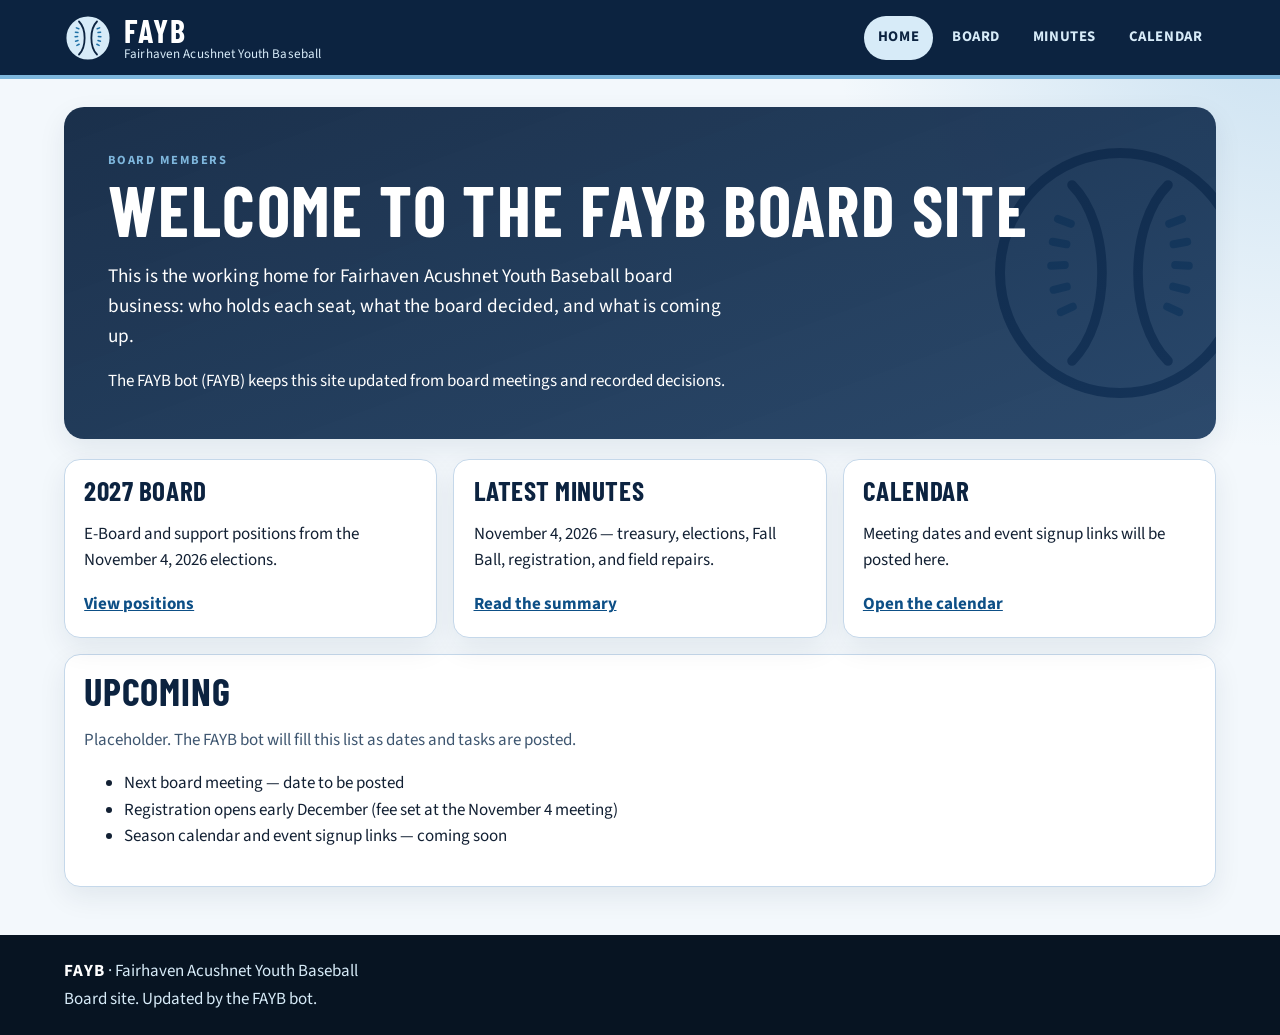
<file: index.html>
<!DOCTYPE html>
<html lang="en">
<head>
  <meta charset="utf-8">
  <meta name="viewport" content="width=device-width, initial-scale=1">
  <title>Home · FAYB Board</title>
  <meta name="description" content="Fairhaven Acushnet Youth Baseball board site for positions, meeting minutes, and the season calendar.">
  <meta name="theme-color" content="#0c2340">
  <link rel="icon" href="/favicon.svg" type="image/svg+xml">
  <link rel="preconnect" href="https://fonts.googleapis.com">
  <link rel="preconnect" href="https://fonts.gstatic.com" crossorigin>
  <link href="https://fonts.googleapis.com/css2?family=Barlow+Condensed:wght@600;700&family=Source+Sans+3:wght@400;600;700&display=swap" rel="stylesheet">
  <link rel="stylesheet" href="/css/styles.css">
</head>
<body>
  <a class="skip" href="#content">Skip to content</a>
  <header class="site-header">
    <div class="header-inner">
      <a class="brand" href="/">
        <img class="mark" src="/favicon.svg" alt="" width="48" height="48">
        <span class="brand-text">
          <span class="brand-name">FAYB</span>
          <span class="brand-sub">Fairhaven Acushnet Youth Baseball</span>
        </span>
      </a>
      <nav class="nav" aria-label="Primary">
        <a href="/" aria-current="page">Home</a>
        <a href="/board/">Board</a>
        <a href="/minutes/">Minutes</a>
        <a href="/calendar/">Calendar</a>
      </nav>
    </div>
  </header>
  <main id="content">
    <div class="wrap">
      <section class="hero">
        <p class="eyebrow">Board members</p>
        <h1>Welcome to the FAYB board site</h1>
        <p class="lede">This is the working home for Fairhaven Acushnet Youth Baseball board business: who holds each seat, what the board decided, and what is coming up.</p>
        <p>The FAYB bot (FAYB) keeps this site updated from board meetings and recorded decisions.</p>
      </section>
      <div class="stack cards">
        <article class="card">
          <h2>2027 board</h2>
          <p>E-Board and support positions from the November 4, 2026 elections.</p>
          <p><a href="/board/">View positions</a></p>
        </article>
        <article class="card">
          <h2>Latest minutes</h2>
          <p>November 4, 2026 — treasury, elections, Fall Ball, registration, and field repairs.</p>
          <p><a href="/minutes/">Read the summary</a></p>
        </article>
        <article class="card">
          <h2>Calendar</h2>
          <p>Meeting dates and event signup links will be posted here.</p>
          <p><a href="/calendar/">Open the calendar</a></p>
        </article>
      </div>
      <section class="panel stack-top">
        <h2>Upcoming</h2>
        <p class="muted">Placeholder. The FAYB bot will fill this list as dates and tasks are posted.</p>
        <ul>
          <li>Next board meeting — date to be posted</li>
          <li>Registration opens early December (fee set at the November 4 meeting)</li>
          <li>Season calendar and event signup links — coming soon</li>
        </ul>
      </section>
    </div>
  </main>
  <footer class="site-footer">
    <div class="wrap">
      <p><strong>FAYB</strong> · Fairhaven Acushnet Youth Baseball</p>
      <p>Board site. Updated by the FAYB bot.</p>
    </div>
  </footer>
</body>
</html>
</file>
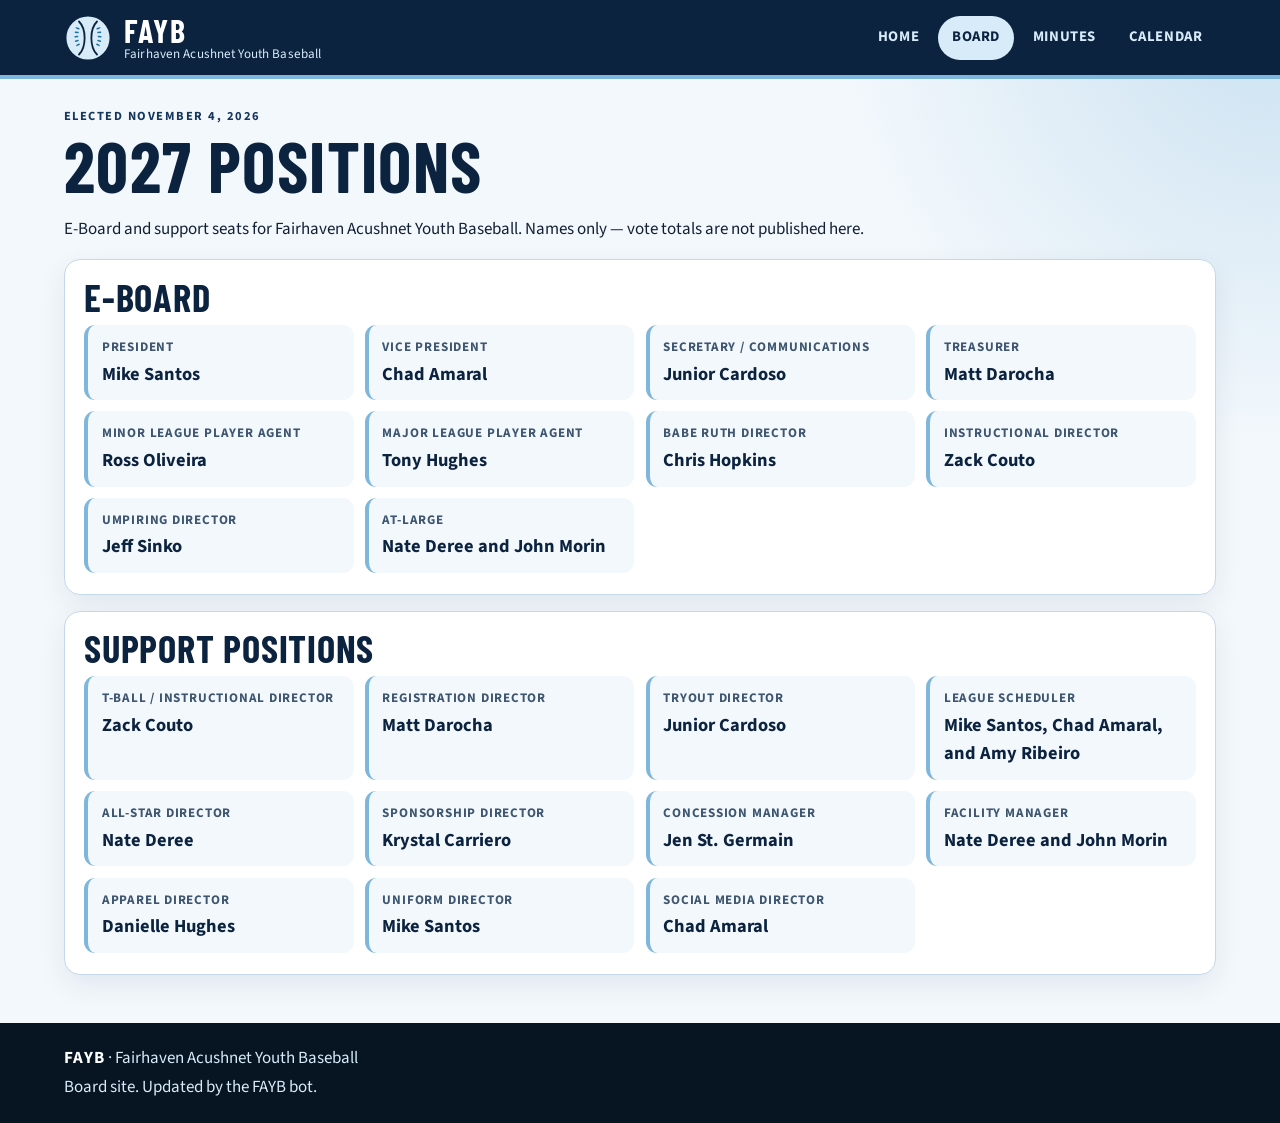
<file: board/index.html>
<!DOCTYPE html>
<html lang="en">
<head>
  <meta charset="utf-8">
  <meta name="viewport" content="width=device-width, initial-scale=1">
  <title>Board · FAYB Board</title>
  <meta name="description" content="2027 FAYB E-Board and support positions for Fairhaven Acushnet Youth Baseball.">
  <meta name="theme-color" content="#0c2340">
  <link rel="icon" href="/favicon.svg" type="image/svg+xml">
  <link rel="preconnect" href="https://fonts.googleapis.com">
  <link rel="preconnect" href="https://fonts.gstatic.com" crossorigin>
  <link href="https://fonts.googleapis.com/css2?family=Barlow+Condensed:wght@600;700&family=Source+Sans+3:wght@400;600;700&display=swap" rel="stylesheet">
  <link rel="stylesheet" href="/css/styles.css">
</head>
<body>
  <a class="skip" href="#content">Skip to content</a>
  <header class="site-header">
    <div class="header-inner">
      <a class="brand" href="/">
        <img class="mark" src="/favicon.svg" alt="" width="48" height="48">
        <span class="brand-text">
          <span class="brand-name">FAYB</span>
          <span class="brand-sub">Fairhaven Acushnet Youth Baseball</span>
        </span>
      </a>
      <nav class="nav" aria-label="Primary">
        <a href="/">Home</a>
        <a href="/board/" aria-current="page">Board</a>
        <a href="/minutes/">Minutes</a>
        <a href="/calendar/">Calendar</a>
      </nav>
    </div>
  </header>
  <main id="content">
    <div class="wrap">
      <header class="page-head">
        <p class="kicker">Elected November 4, 2026</p>
        <h1>2027 positions</h1>
        <p>E-Board and support seats for Fairhaven Acushnet Youth Baseball. Names only — vote totals are not published here.</p>
      </header>

      <section class="roster-block" aria-labelledby="eboard">
        <h2 id="eboard">E-Board</h2>
        <ul class="roster">
          <li>
            <span class="role">President</span>
            <span class="name">Mike Santos</span>
          </li>
          <li>
            <span class="role">Vice President</span>
            <span class="name">Chad Amaral</span>
          </li>
          <li>
            <span class="role">Secretary / Communications</span>
            <span class="name">Junior Cardoso</span>
          </li>
          <li>
            <span class="role">Treasurer</span>
            <span class="name">Matt Darocha</span>
          </li>
          <li>
            <span class="role">Minor League Player Agent</span>
            <span class="name">Ross Oliveira</span>
          </li>
          <li>
            <span class="role">Major League Player Agent</span>
            <span class="name">Tony Hughes</span>
          </li>
          <li>
            <span class="role">Babe Ruth Director</span>
            <span class="name">Chris Hopkins</span>
          </li>
          <li>
            <span class="role">Instructional Director</span>
            <span class="name">Zack Couto</span>
          </li>
          <li>
            <span class="role">Umpiring Director</span>
            <span class="name">Jeff Sinko</span>
          </li>
          <li>
            <span class="role">At-Large</span>
            <span class="name">Nate Deree and John Morin</span>
          </li>
        </ul>
      </section>

      <section class="roster-block" aria-labelledby="support">
        <h2 id="support">Support positions</h2>
        <ul class="roster">
          <li>
            <span class="role">T-Ball / Instructional Director</span>
            <span class="name">Zack Couto</span>
          </li>
          <li>
            <span class="role">Registration Director</span>
            <span class="name">Matt Darocha</span>
          </li>
          <li>
            <span class="role">Tryout Director</span>
            <span class="name">Junior Cardoso</span>
          </li>
          <li>
            <span class="role">League Scheduler</span>
            <span class="name">Mike Santos, Chad Amaral, and Amy Ribeiro</span>
          </li>
          <li>
            <span class="role">All-Star Director</span>
            <span class="name">Nate Deree</span>
          </li>
          <li>
            <span class="role">Sponsorship Director</span>
            <span class="name">Krystal Carriero</span>
          </li>
          <li>
            <span class="role">Concession Manager</span>
            <span class="name">Jen St. Germain</span>
          </li>
          <li>
            <span class="role">Facility Manager</span>
            <span class="name">Nate Deree and John Morin</span>
          </li>
          <li>
            <span class="role">Apparel Director</span>
            <span class="name">Danielle Hughes</span>
          </li>
          <li>
            <span class="role">Uniform Director</span>
            <span class="name">Mike Santos</span>
          </li>
          <li>
            <span class="role">Social Media Director</span>
            <span class="name">Chad Amaral</span>
          </li>
        </ul>
      </section>
    </div>
  </main>
  <footer class="site-footer">
    <div class="wrap">
      <p><strong>FAYB</strong> · Fairhaven Acushnet Youth Baseball</p>
      <p>Board site. Updated by the FAYB bot.</p>
    </div>
  </footer>
</body>
</html>
</file>
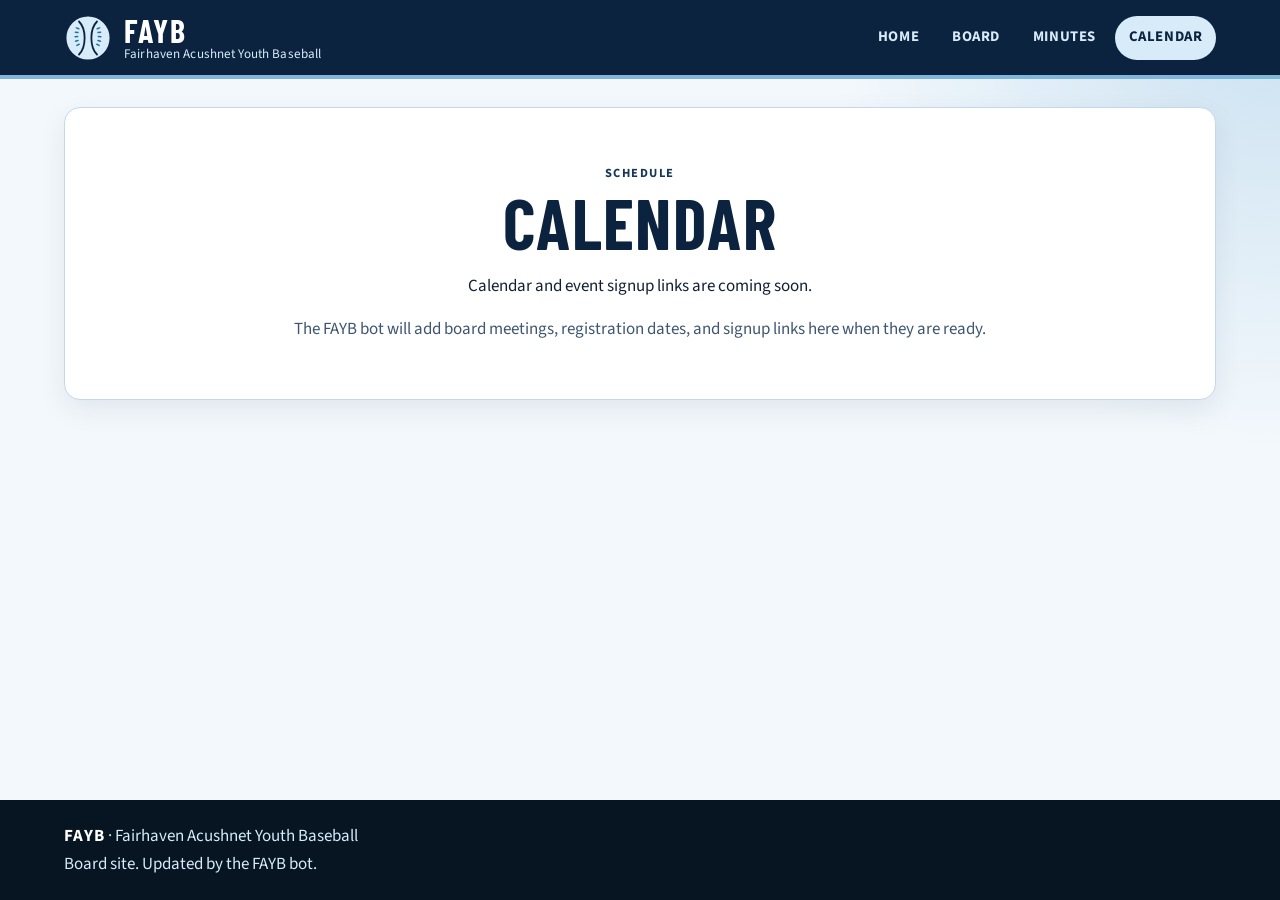
<file: calendar/index.html>
<!DOCTYPE html>
<html lang="en">
<head>
  <meta charset="utf-8">
  <meta name="viewport" content="width=device-width, initial-scale=1">
  <title>Calendar · FAYB Board</title>
  <meta name="description" content="FAYB board calendar and event signup links are coming soon.">
  <meta name="theme-color" content="#0c2340">
  <link rel="icon" href="/favicon.svg" type="image/svg+xml">
  <link rel="preconnect" href="https://fonts.googleapis.com">
  <link rel="preconnect" href="https://fonts.gstatic.com" crossorigin>
  <link href="https://fonts.googleapis.com/css2?family=Barlow+Condensed:wght@600;700&family=Source+Sans+3:wght@400;600;700&display=swap" rel="stylesheet">
  <link rel="stylesheet" href="/css/styles.css">
</head>
<body>
  <a class="skip" href="#content">Skip to content</a>
  <header class="site-header">
    <div class="header-inner">
      <a class="brand" href="/">
        <img class="mark" src="/favicon.svg" alt="" width="48" height="48">
        <span class="brand-text">
          <span class="brand-name">FAYB</span>
          <span class="brand-sub">Fairhaven Acushnet Youth Baseball</span>
        </span>
      </a>
      <nav class="nav" aria-label="Primary">
        <a href="/">Home</a>
        <a href="/board/">Board</a>
        <a href="/minutes/">Minutes</a>
        <a href="/calendar/" aria-current="page">Calendar</a>
      </nav>
    </div>
  </header>
  <main id="content">
    <div class="wrap">
      <section class="panel coming">
        <p class="kicker">Schedule</p>
        <h1>Calendar</h1>
        <p>Calendar and event signup links are coming soon.</p>
        <p class="muted">The FAYB bot will add board meetings, registration dates, and signup links here when they are ready.</p>
      </section>
    </div>
  </main>
  <footer class="site-footer">
    <div class="wrap">
      <p><strong>FAYB</strong> · Fairhaven Acushnet Youth Baseball</p>
      <p>Board site. Updated by the FAYB bot.</p>
    </div>
  </footer>
</body>
</html>
</file>
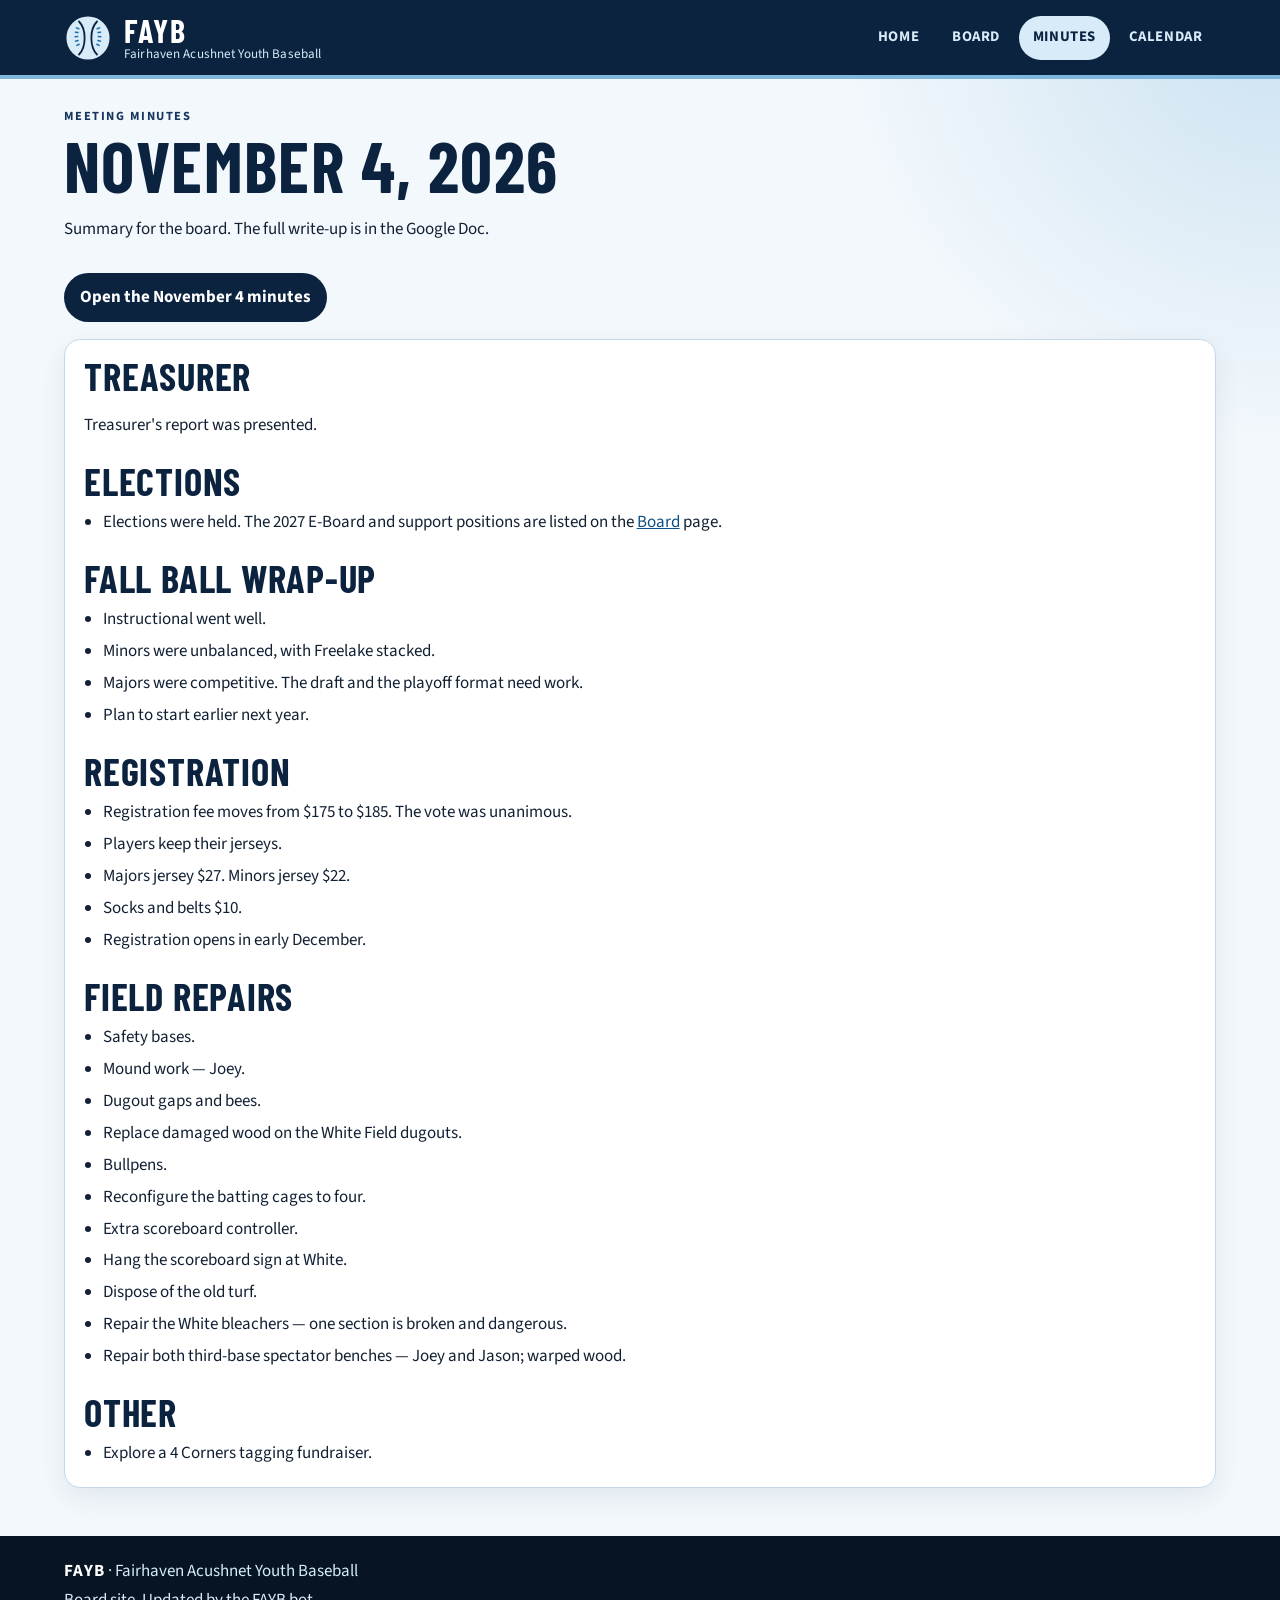
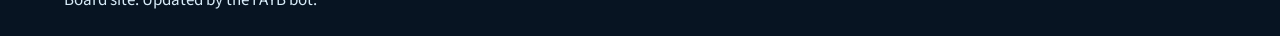
<file: minutes/index.html>
<!DOCTYPE html>
<html lang="en">
<head>
  <meta charset="utf-8">
  <meta name="viewport" content="width=device-width, initial-scale=1">
  <title>Minutes · FAYB Board</title>
  <meta name="description" content="FAYB board meeting minutes for November 4, 2026.">
  <meta name="theme-color" content="#0c2340">
  <link rel="icon" href="/favicon.svg" type="image/svg+xml">
  <link rel="preconnect" href="https://fonts.googleapis.com">
  <link rel="preconnect" href="https://fonts.gstatic.com" crossorigin>
  <link href="https://fonts.googleapis.com/css2?family=Barlow+Condensed:wght@600;700&family=Source+Sans+3:wght@400;600;700&display=swap" rel="stylesheet">
  <link rel="stylesheet" href="/css/styles.css">
</head>
<body>
  <a class="skip" href="#content">Skip to content</a>
  <header class="site-header">
    <div class="header-inner">
      <a class="brand" href="/">
        <img class="mark" src="/favicon.svg" alt="" width="48" height="48">
        <span class="brand-text">
          <span class="brand-name">FAYB</span>
          <span class="brand-sub">Fairhaven Acushnet Youth Baseball</span>
        </span>
      </a>
      <nav class="nav" aria-label="Primary">
        <a href="/">Home</a>
        <a href="/board/">Board</a>
        <a href="/minutes/" aria-current="page">Minutes</a>
        <a href="/calendar/">Calendar</a>
      </nav>
    </div>
  </header>
  <main id="content">
    <div class="wrap">
      <header class="page-head">
        <p class="kicker">Meeting minutes</p>
        <h1>November 4, 2026</h1>
        <p>Summary for the board. The full write-up is in the Google Doc.</p>
        <p>
          <a class="doc-link" href="https://docs.google.com/document/d/15LhbUimTfKCg-HLma3HNhrQfJP5vkcuaNc3ocRXcLjQ/view" target="_blank" rel="noopener noreferrer">Open the November 4 minutes</a>
        </p>
      </header>

      <article class="minutes">
        <section aria-labelledby="treasurer">
          <h2 id="treasurer">Treasurer</h2>
          <p>Treasurer's report was presented.</p>
        </section>

        <section aria-labelledby="elections">
          <h2 id="elections">Elections</h2>
          <ul>
            <li>Elections were held. The 2027 E-Board and support positions are listed on the <a href="/board/">Board</a> page.</li>
          </ul>
        </section>

        <section aria-labelledby="fall-ball">
          <h2 id="fall-ball">Fall Ball wrap-up</h2>
          <ul>
            <li>Instructional went well.</li>
            <li>Minors were unbalanced, with Freelake stacked.</li>
            <li>Majors were competitive. The draft and the playoff format need work.</li>
            <li>Plan to start earlier next year.</li>
          </ul>
        </section>

        <section aria-labelledby="registration">
          <h2 id="registration">Registration</h2>
          <ul>
            <li>Registration fee moves from $175 to $185. The vote was unanimous.</li>
            <li>Players keep their jerseys.</li>
            <li>Majors jersey $27. Minors jersey $22.</li>
            <li>Socks and belts $10.</li>
            <li>Registration opens in early December.</li>
          </ul>
        </section>

        <section aria-labelledby="fields">
          <h2 id="fields">Field repairs</h2>
          <ul>
            <li>Safety bases.</li>
            <li>Mound work — Joey.</li>
            <li>Dugout gaps and bees.</li>
            <li>Replace damaged wood on the White Field dugouts.</li>
            <li>Bullpens.</li>
            <li>Reconfigure the batting cages to four.</li>
            <li>Extra scoreboard controller.</li>
            <li>Hang the scoreboard sign at White.</li>
            <li>Dispose of the old turf.</li>
            <li>Repair the White bleachers — one section is broken and dangerous.</li>
            <li>Repair both third-base spectator benches — Joey and Jason; warped wood.</li>
          </ul>
        </section>

        <section aria-labelledby="other">
          <h2 id="other">Other</h2>
          <ul>
            <li>Explore a 4 Corners tagging fundraiser.</li>
          </ul>
        </section>
      </article>
    </div>
  </main>
  <footer class="site-footer">
    <div class="wrap">
      <p><strong>FAYB</strong> · Fairhaven Acushnet Youth Baseball</p>
      <p>Board site. Updated by the FAYB bot.</p>
    </div>
  </footer>
</body>
</html>
</file>
<file: css/styles.css>
:root {
  --navy: #0c2340;
  --navy-mid: #16365c;
  --navy-deep: #071422;
  --sky: #d7ebf8;
  --sky-deep: #7eb6dc;
  --ice: #f3f8fc;
  --white: #ffffff;
  --text: #122033;
  --muted: #3e5670;
  --line: #c5d8ea;
  --link: #0d4f86;
  --focus: #1d6fa5;
  --shadow: 0 10px 28px rgba(12, 35, 64, 0.08);
  --max: 72rem;
  --font: "Source Sans 3", "Segoe UI", Helvetica, Arial, sans-serif;
  --display: "Barlow Condensed", "Arial Narrow", Impact, sans-serif;
}

*,
*::before,
*::after {
  box-sizing: border-box;
}

html {
  scroll-behavior: smooth;
}

body {
  margin: 0;
  min-height: 100vh;
  display: flex;
  flex-direction: column;
  color: var(--text);
  background:
    radial-gradient(circle at top right, rgba(126, 182, 220, 0.35), transparent 28rem),
    var(--ice);
  font-family: var(--font);
  font-size: 1.0625rem;
  line-height: 1.55;
}

img {
  max-width: 100%;
  height: auto;
}

a {
  color: var(--link);
}

a:hover {
  color: var(--navy);
}

:focus-visible {
  outline: 3px solid var(--focus);
  outline-offset: 3px;
}

.skip {
  position: absolute;
  left: 0.75rem;
  top: -3rem;
  background: var(--white);
  color: var(--navy);
  padding: 0.5rem 0.8rem;
  z-index: 10;
}

.skip:focus {
  top: 0.75rem;
}

.site-header {
  background: var(--navy);
  color: var(--white);
  border-bottom: 4px solid var(--sky-deep);
}

.header-inner,
.wrap,
.site-footer .wrap {
  width: min(100% - 2rem, var(--max));
  margin-inline: auto;
}

.header-inner {
  display: flex;
  align-items: center;
  justify-content: space-between;
  gap: 1rem 1.5rem;
  flex-wrap: wrap;
  padding: 0.85rem 0;
}

.brand {
  display: flex;
  align-items: center;
  gap: 0.75rem;
  color: var(--white);
  text-decoration: none;
}

.brand:hover {
  color: var(--sky);
}

.mark {
  width: 3rem;
  height: 3rem;
  flex: none;
}

.brand-text {
  display: flex;
  flex-direction: column;
  line-height: 1.05;
}

.brand-name {
  font-family: var(--display);
  font-size: 2rem;
  font-weight: 700;
  letter-spacing: 0.06em;
}

.brand-sub {
  color: var(--sky);
  font-size: 0.82rem;
  letter-spacing: 0.01em;
}

.nav {
  display: flex;
  flex-wrap: wrap;
  gap: 0.35rem;
}

.nav a {
  color: var(--sky);
  text-decoration: none;
  font-weight: 700;
  letter-spacing: 0.04em;
  text-transform: uppercase;
  font-size: 0.92rem;
  padding: 0.55rem 0.85rem;
  border-radius: 999px;
  min-height: 44px;
  display: inline-flex;
  align-items: center;
}

.nav a:hover,
.nav a[aria-current="page"] {
  background: var(--sky);
  color: var(--navy);
}

main {
  flex: 1;
  padding: 1.75rem 0 3rem;
}

.hero {
  background:
    linear-gradient(160deg, rgba(12, 35, 64, 0.94), rgba(22, 54, 92, 0.9)),
    url("/favicon.svg") right -2rem center / 16rem no-repeat;
  color: var(--white);
  border-radius: 1.25rem;
  padding: clamp(1.5rem, 4vw, 2.75rem);
  box-shadow: var(--shadow);
}

.eyebrow,
.kicker {
  margin: 0 0 0.35rem;
  font-weight: 700;
  letter-spacing: 0.12em;
  text-transform: uppercase;
  font-size: 0.78rem;
}

.eyebrow {
  color: var(--sky-deep);
}

.kicker {
  color: var(--navy-mid);
}

h1,
h2,
h3 {
  font-family: var(--display);
  line-height: 0.95;
  letter-spacing: 0.02em;
  font-weight: 700;
  margin: 0 0 0.6rem;
}

h1 {
  font-size: clamp(2.6rem, 7vw, 4.4rem);
  text-transform: uppercase;
}

h2 {
  font-size: clamp(1.8rem, 4vw, 2.4rem);
  text-transform: uppercase;
  color: var(--navy);
}

h3 {
  font-size: 1.45rem;
  text-transform: uppercase;
  color: var(--navy-mid);
}

.lede {
  font-size: 1.2rem;
  max-width: 40rem;
  margin-bottom: 0.5rem;
}

.hero p:last-child {
  margin-bottom: 0;
  max-width: 42rem;
}

.panel,
.card,
.minutes,
.roster-block {
  background: var(--white);
  border: 1px solid var(--line);
  border-radius: 1rem;
  box-shadow: var(--shadow);
}

.stack {
  display: grid;
  gap: 1rem;
  margin-top: 1.25rem;
}

.stack-top {
  margin-top: 1rem;
}

.cards {
  display: grid;
  grid-template-columns: repeat(auto-fit, minmax(15rem, 1fr));
  gap: 1rem;
}

.card,
.panel,
.minutes {
  padding: 1.15rem 1.2rem 1.25rem;
}

.card h2 {
  font-size: 1.7rem;
}

.card p:last-child,
.panel p:last-child {
  margin-bottom: 0;
}

.card a,
.text-link {
  font-weight: 700;
}

.muted {
  color: var(--muted);
}

.roster-block {
  padding: 1.15rem 1.2rem 1.3rem;
}

.roster-block + .roster-block {
  margin-top: 1rem;
}

.roster {
  list-style: none;
  margin: 0;
  padding: 0;
  display: grid;
  grid-template-columns: repeat(auto-fit, minmax(16.5rem, 1fr));
  gap: 0.7rem;
}

.roster li {
  display: flex;
  flex-direction: column;
  gap: 0.15rem;
  background: var(--ice);
  border-left: 4px solid var(--sky-deep);
  border-radius: 0.7rem;
  padding: 0.75rem 0.85rem;
  min-height: 4.4rem;
}

.role {
  color: var(--muted);
  font-size: 0.82rem;
  font-weight: 700;
  letter-spacing: 0.06em;
  text-transform: uppercase;
}

.name {
  color: var(--navy);
  font-size: 1.15rem;
  font-weight: 700;
}

.minutes section + section {
  margin-top: 1.35rem;
  padding-top: 0.2rem;
}

.minutes ul {
  margin: 0.35rem 0 0;
  padding-left: 1.15rem;
}

.minutes li + li {
  margin-top: 0.35rem;
}

.doc-link {
  display: inline-flex;
  align-items: center;
  gap: 0.4rem;
  margin-top: 0.85rem;
  background: var(--navy);
  color: var(--white);
  text-decoration: none;
  font-weight: 700;
  padding: 0.7rem 1rem;
  border-radius: 999px;
  min-height: 44px;
}

.doc-link:hover {
  background: var(--navy-mid);
  color: var(--sky);
}

.coming {
  text-align: center;
  padding: clamp(2rem, 6vw, 3.5rem) 1.25rem;
}

.coming h1 {
  color: var(--navy);
}

.page-head {
  margin-bottom: 1rem;
}

.page-head h1 {
  color: var(--navy);
}

.site-footer {
  background: var(--navy-deep);
  color: var(--sky);
  padding: 1.25rem 0;
  margin-top: auto;
}

.site-footer p {
  margin: 0.15rem 0;
}

.site-footer strong {
  color: var(--white);
  letter-spacing: 0.06em;
}

@media (max-width: 720px) {
  .hero {
    background: linear-gradient(160deg, #0c2340, #16365c);
  }

  .header-inner {
    align-items: flex-start;
  }

  .nav {
    width: 100%;
  }

  .nav a {
    flex: 1 1 auto;
    justify-content: center;
  }
}

@media print {
  .site-header,
  .site-footer,
  .skip,
  .doc-link {
    display: none;
  }

  body {
    background: white;
  }

  .minutes,
  .roster-block,
  .card,
  .panel {
    box-shadow: none;
  }
}
</file>
